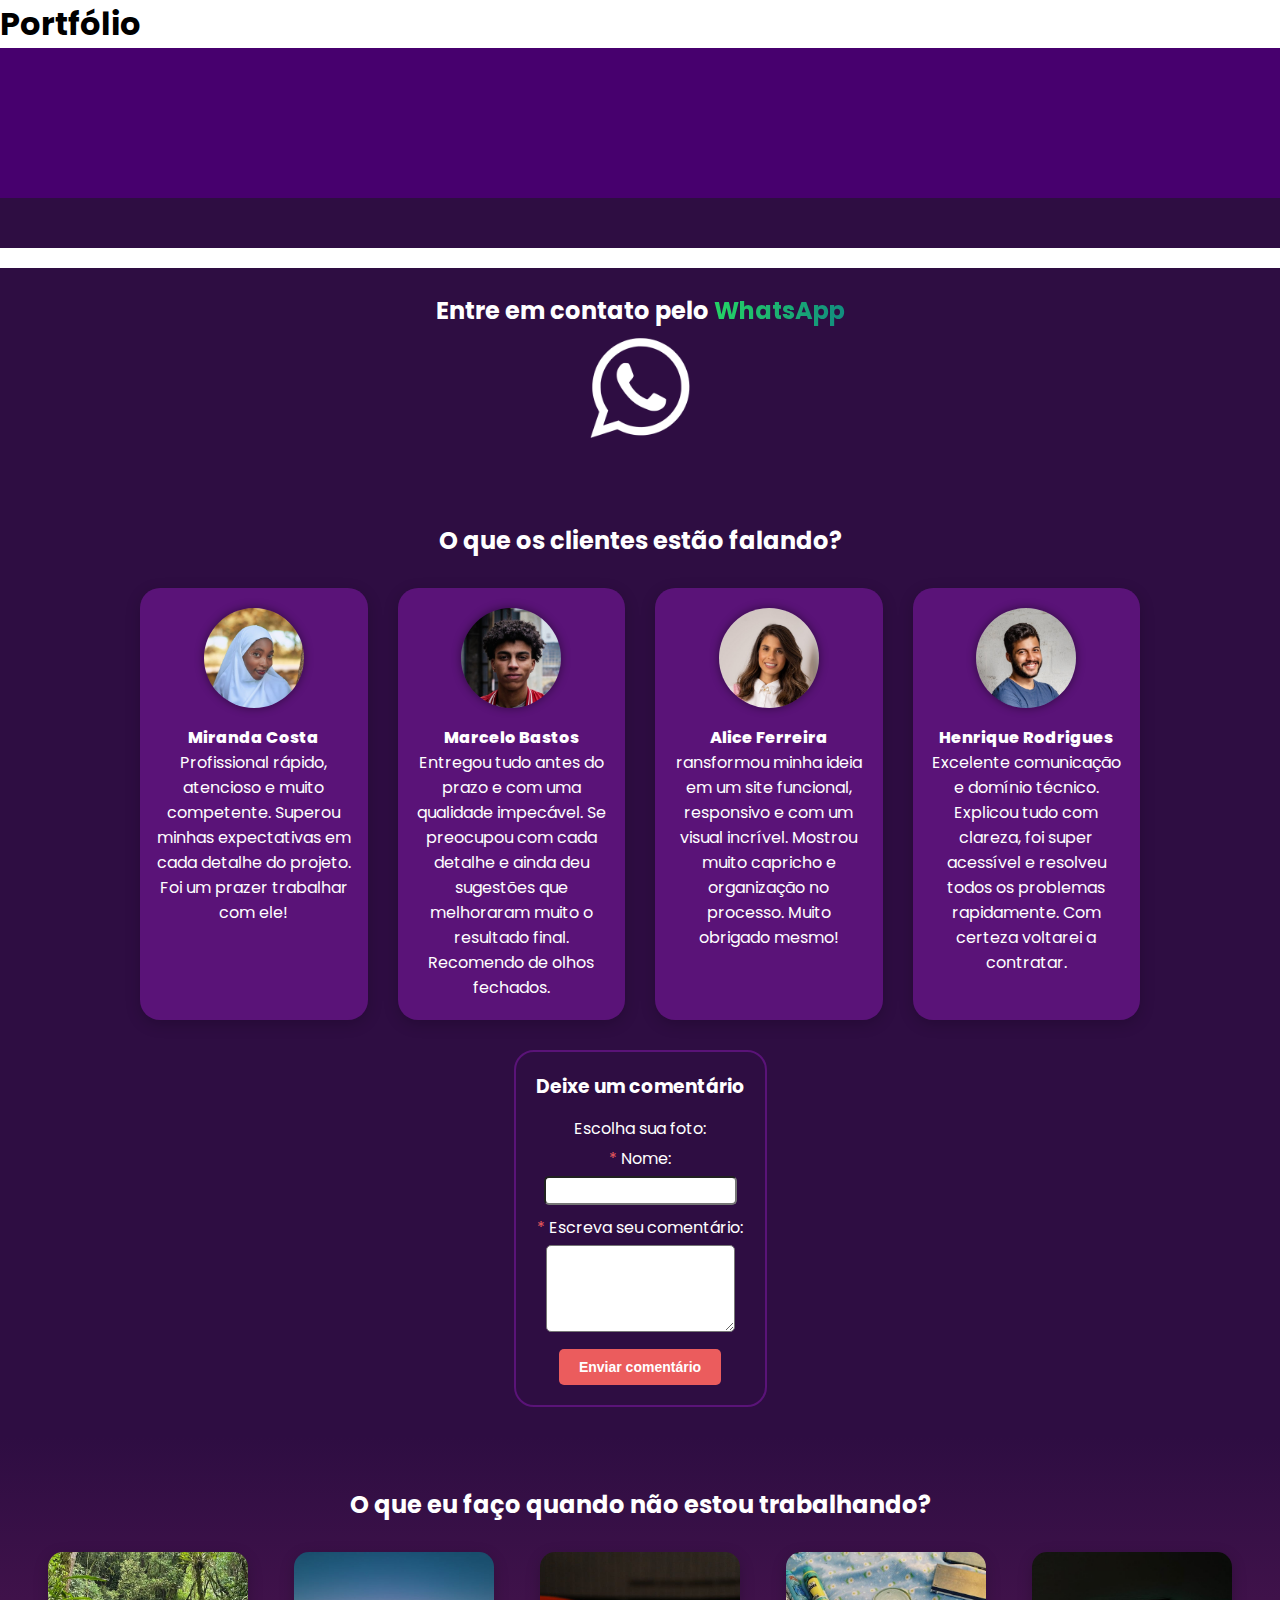
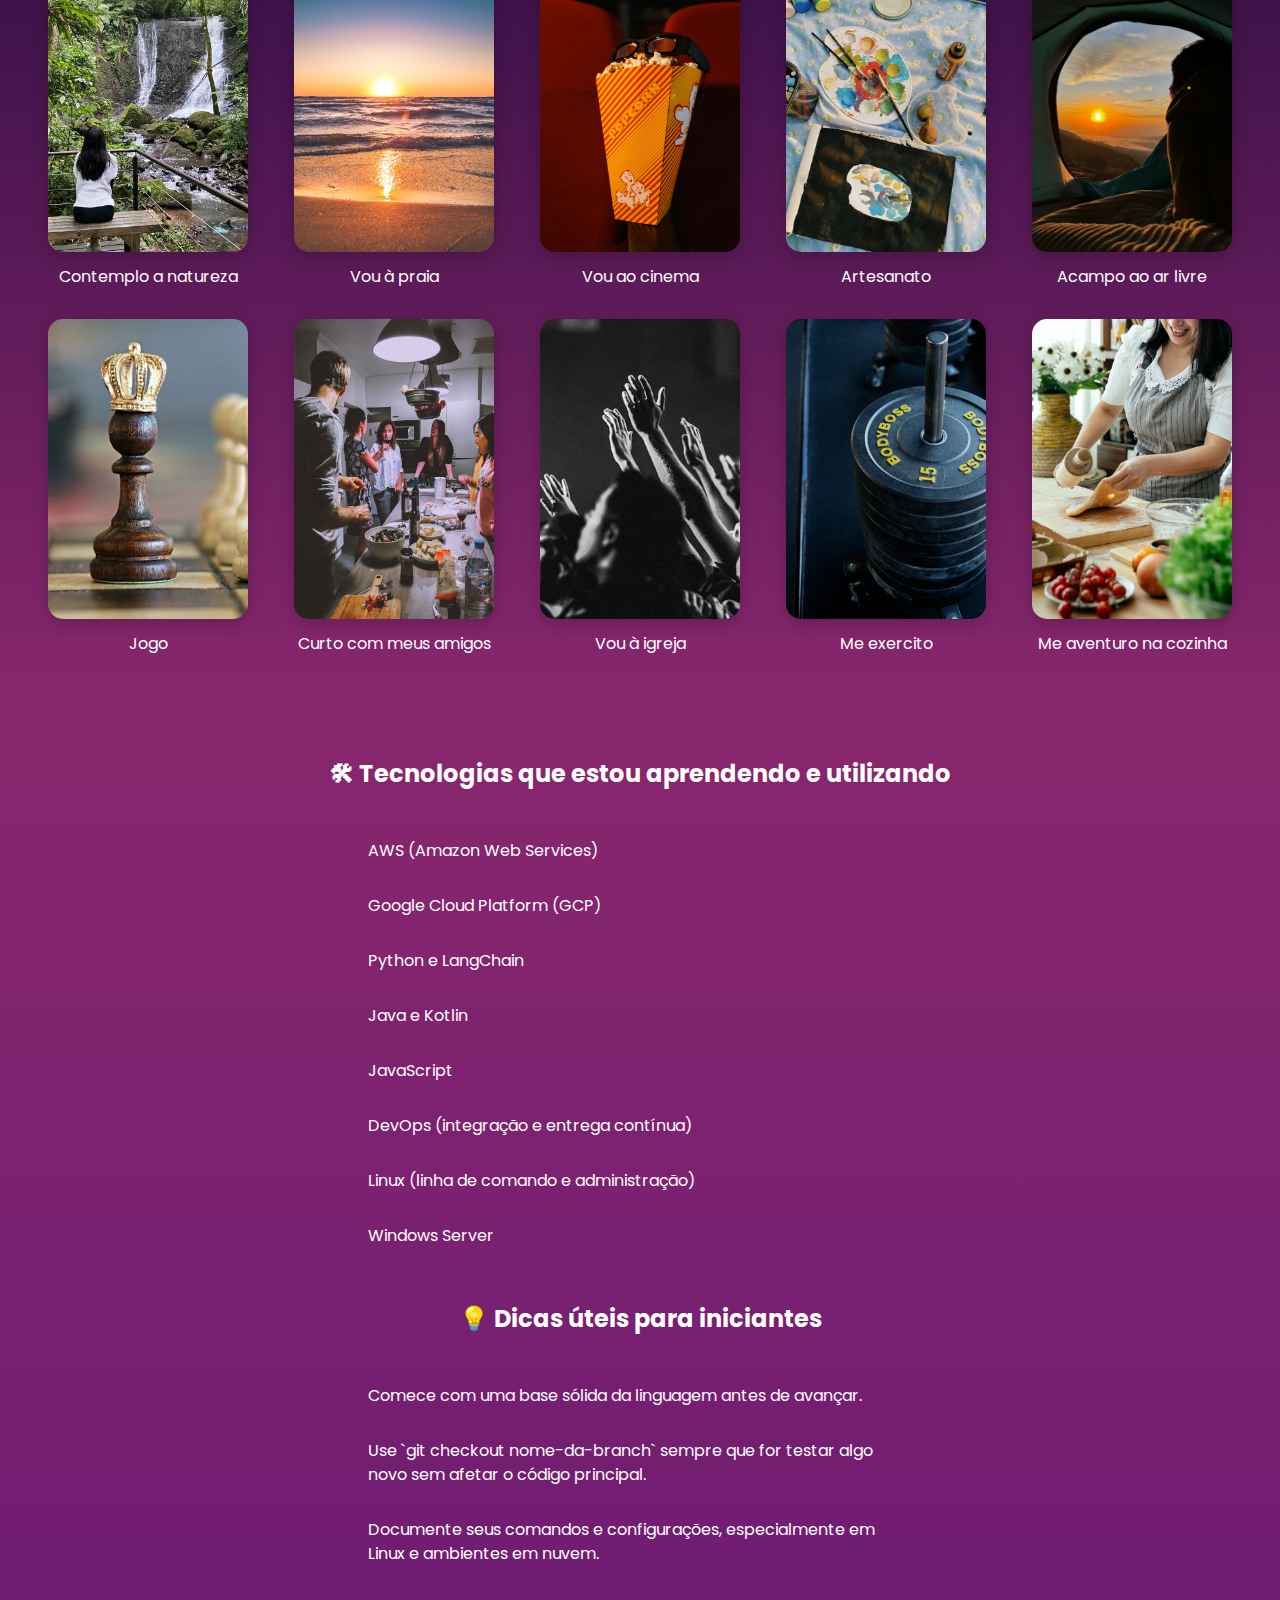
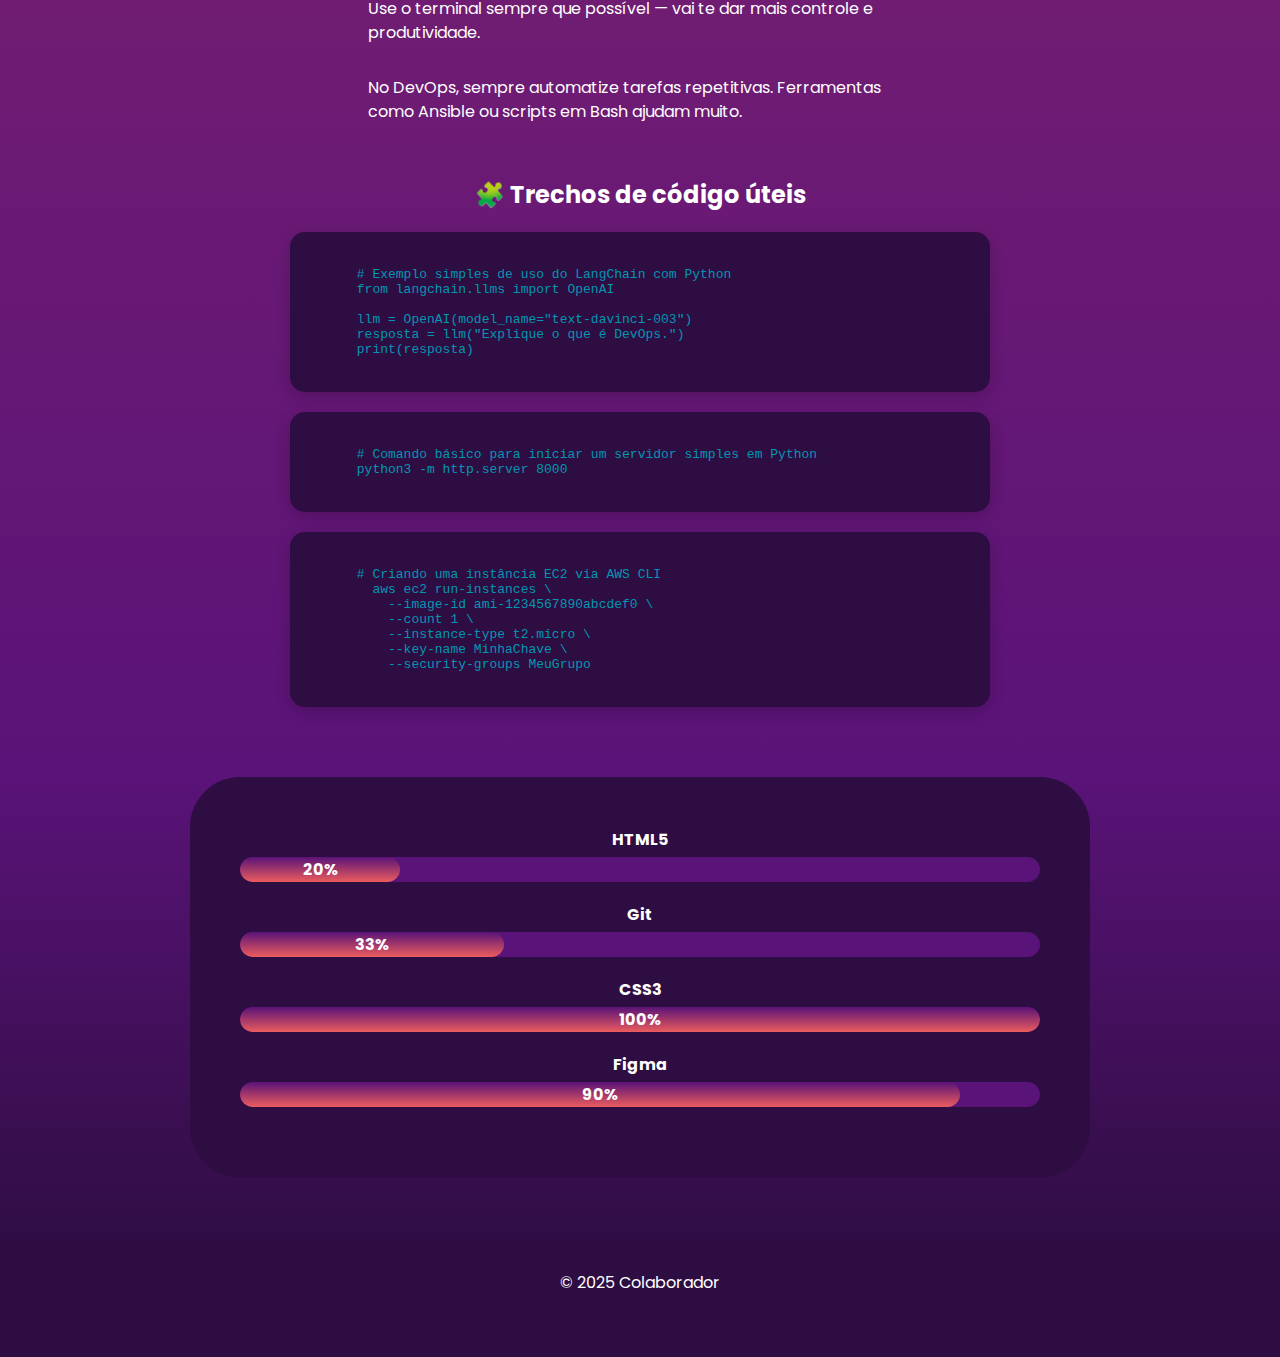
<file: index.html>
<!DOCTYPE html>
<html lang="pt=br">

<head>
  <meta charset="UTF-8">
  <meta name="viewport" content="width=device-width, initial-scale=1.0">
  <link rel="stylesheet" href="css/style.css">
  <title>Portfólio</title>
</head>

<body>
  <header>
    <h1>Portfólio</h1>
  </header>

  <section id="introducao"></section>

  <section id="historico"></section>

  <section id="interesses"></section>

  <section id="contato"></section>

  <section id="redessociais"></section>
 
  <section id="whatsapp-container">
    <a href="http://wa.me/558591111262" target="_blank" class="link-limpo">
      <h2> Entre em contato pelo <span class="texto-gradiente">WhatsApp</span></h2></a>
    <div id="whatsapp-link"> 
        <a href="http://wa.me/558591111262" target="_blank">
        <img src="assets/whatsap.png" alt=" Ícone do WhatsApp" height= "100" width= "100"> </a>
     </div>
  </section>
  
  <section class="depoimentos-container">
    <h2>O que os clientes estão falando?</h2>

    <div class="depoimentos encaixotado">
      <div>
        <img src="assets/cliente1.jpg" alt="cliente 1">
        <span>Miranda Costa</span>
        <p>Profissional rápido, atencioso e muito competente. Superou minhas expectativas em cada detalhe do projeto. Foi um prazer trabalhar com ele!</p>
      </div>

      <div>
        <img src="assets/cliente2.jpg" alt="cliente 2">
        <span>Marcelo Bastos</span>
        <p>Entregou tudo antes do prazo e com uma qualidade impecável. Se preocupou com cada detalhe e ainda deu sugestões que melhoraram muito o resultado final. Recomendo de olhos fechados.</p>
      </div>

      <div>
        <img src="assets/cliente3.jpg" alt="cliente 3">
        <span>Alice Ferreira</span>
        <p>ransformou minha ideia em um site funcional, responsivo e com um visual incrível. Mostrou muito capricho e organização no processo. Muito obrigado mesmo!</p>
      </div>

      <div>
        <img src="assets/cliente4.jpg" alt="cliente 4">
        <span>Henrique Rodrigues</span>
        <p>Excelente comunicação e domínio técnico. Explicou tudo com clareza, foi super acessível e resolveu todos os problemas rapidamente. Com certeza voltarei a contratar.</p>
      </div>
    </div>

<div class="comments-container">
  <h3>Deixe um comentário</h3>

  <form class="form-comentario" action="">
    <div class="campo-form">
      <label for="user-picture">Escolha sua foto:</label>
      <input type="file" name="user-picture" id="user-picture">
    </div>

    <div class="campo-form">
      <label for="name-comments"><span>*</span> Nome:</label>
      <input type="text" id="name-comments" name="name-comments" required>
    </div>

    <div class="campo-form">
      <label for="comment"><span>*</span> Escreva seu comentário:</label>
      <textarea name="comment" id="comment" rows="5" required></textarea>
    </div>

    <button type="submit" class="btn-enviar">Enviar comentário</button>
  </form>
</div>


  <section class="hobbies-container">
    <h2>O que eu faço quando não estou trabalhando?</h2>

    <div class="hobbies encaixotado">
      <div>
        <img src="assets/hobby1.jpeg" alt="hobby 1">
        <span>Contemplo a natureza</span>
      </div>

      <div>
        <img src="assets/hobby2.jpg" alt="hobby 2">
        <span>Vou à praia</span>
      </div>

      <div>
        <img src="assets/hobby3.jpg" alt="hobby 3">
        <span>Vou ao cinema</span>
      </div>
      <div>
        <img src="assets/hobby4.jpg" alt="hobby 4">
        <span>Artesanato</span>
      </div>

      <div>
        <img src="assets/hobby5.jpeg" alt="hobby 5">
        <span>Acampo ao ar livre</span>
      </div>

      <div>
        <img src="assets/hobby6.jpg" alt="hobby 6">
        <span>Jogo</span>
      </div>

      <div>
        <img src="assets/hobby7.jpg" alt="hobby 7">
        <span>Curto com meus amigos</span>
      </div>

      <div>
        <img src="assets/hobby8.jpg" alt="hobby 8">
        <span>Vou à igreja</span>
      </div>

      <div>
        <img src="assets/hobby9.jpg" alt="hobby 9">
        <span>Me exercito</span>
      </div>

      <div>
        <img src="assets/hobby10.jpg" alt="hobby 10">
        <span>Me aventuro na cozinha</span>
      </div>   
    </div>
  </section>

  <section id="aprendizado" class="aprendizado-container">
    <section id="tecnologias-aprendizado" class="aprendizado-tecnologias">
      <h2>🛠 Tecnologias que estou aprendendo e utilizando</h2>
      <ul id="lista-aprendizado" class="lista-aprendizado">
        <li>AWS (Amazon Web Services)</li>
        <li>Google Cloud Platform (GCP)</li>
        <li>Python e LangChain</li>
        <li>Java e Kotlin</li>
        <li>JavaScript</li>
        <li>DevOps (integração e entrega contínua)</li>
        <li>Linux (linha de comando e administração)</li>
        <li>Windows Server</li>
      </ul>
    </section>
    <section section id="dicas-aprendizado" class="aprendizado-dicas">
      <h2>💡 Dicas úteis para iniciantes</h2>
      <ul ul id="lista-dicas" class="lista-dicas">
        <li>Comece com uma base sólida da linguagem antes de avançar.</li>
        <li>Use `git checkout nome-da-branch` sempre que for testar algo novo sem afetar o código principal.</li>
        <li>Documente seus comandos e configurações, especialmente em Linux e ambientes em nuvem.</li>
        <li>Use o terminal sempre que possível — vai te dar mais controle e produtividade.</li>
        <li>No DevOps, sempre automatize tarefas repetitivas. Ferramentas como Ansible ou scripts em Bash ajudam muito.
        </li>
      </ul>
    </section>

    <section section id="trechos-codigo" class="aprendizado-codigo">
      <h2>🧩 Trechos de código úteis</h2>
      <pre id="codigo-langchain" class="codigo-exemplo"><code>
      # Exemplo simples de uso do LangChain com Python
      from langchain.llms import OpenAI

      llm = OpenAI(model_name="text-davinci-003")
      resposta = llm("Explique o que é DevOps.")
      print(resposta)
      </code></pre>

      <pre id="codigo-http-server" class="codigo-exemplo"><code>
      # Comando básico para iniciar um servidor simples em Python
      python3 -m http.server 8000
      </code></pre>

      <pre id="codigo-ec2-cli" class="codigo-exemplo"><code>
      # Criando uma instância EC2 via AWS CLI
        aws ec2 run-instances \
          --image-id ami-1234567890abcdef0 \
          --count 1 \
          --instance-type t2.micro \
          --key-name MinhaChave \
          --security-groups MeuGrupo
      </code></pre>
    </section>
<!-- Seção anterior termina aqui -->
</section>

<div class="fundo-cor4">
  <section id="progresso">
    <label class="habilidade">
      HTML5
      <div class="barra-progresso">
        <div class="progresso" style="width:20%">20%</div>
      </div>
    </label>

    <label class="habilidade">
      Git
      <div class="barra-progresso">
        <div class="progresso" style="width:33%">33%</div>
      </div>
    </label>

    <label class="habilidade">
      CSS3
      <div class="barra-progresso">
        <div class="progresso" style="width:100%">100%</div>
      </div>
    </label>

    <label class="habilidade">
      Figma
      <div class="barra-progresso">
        <div class="progresso" style="width:90%">90%</div>
      </div>
    </label>
  </section>
</div>

<footer class="rodape">
    <p>&copy; 2025 Colaborador</p>
  </footer>
</body>

</html>
</file>
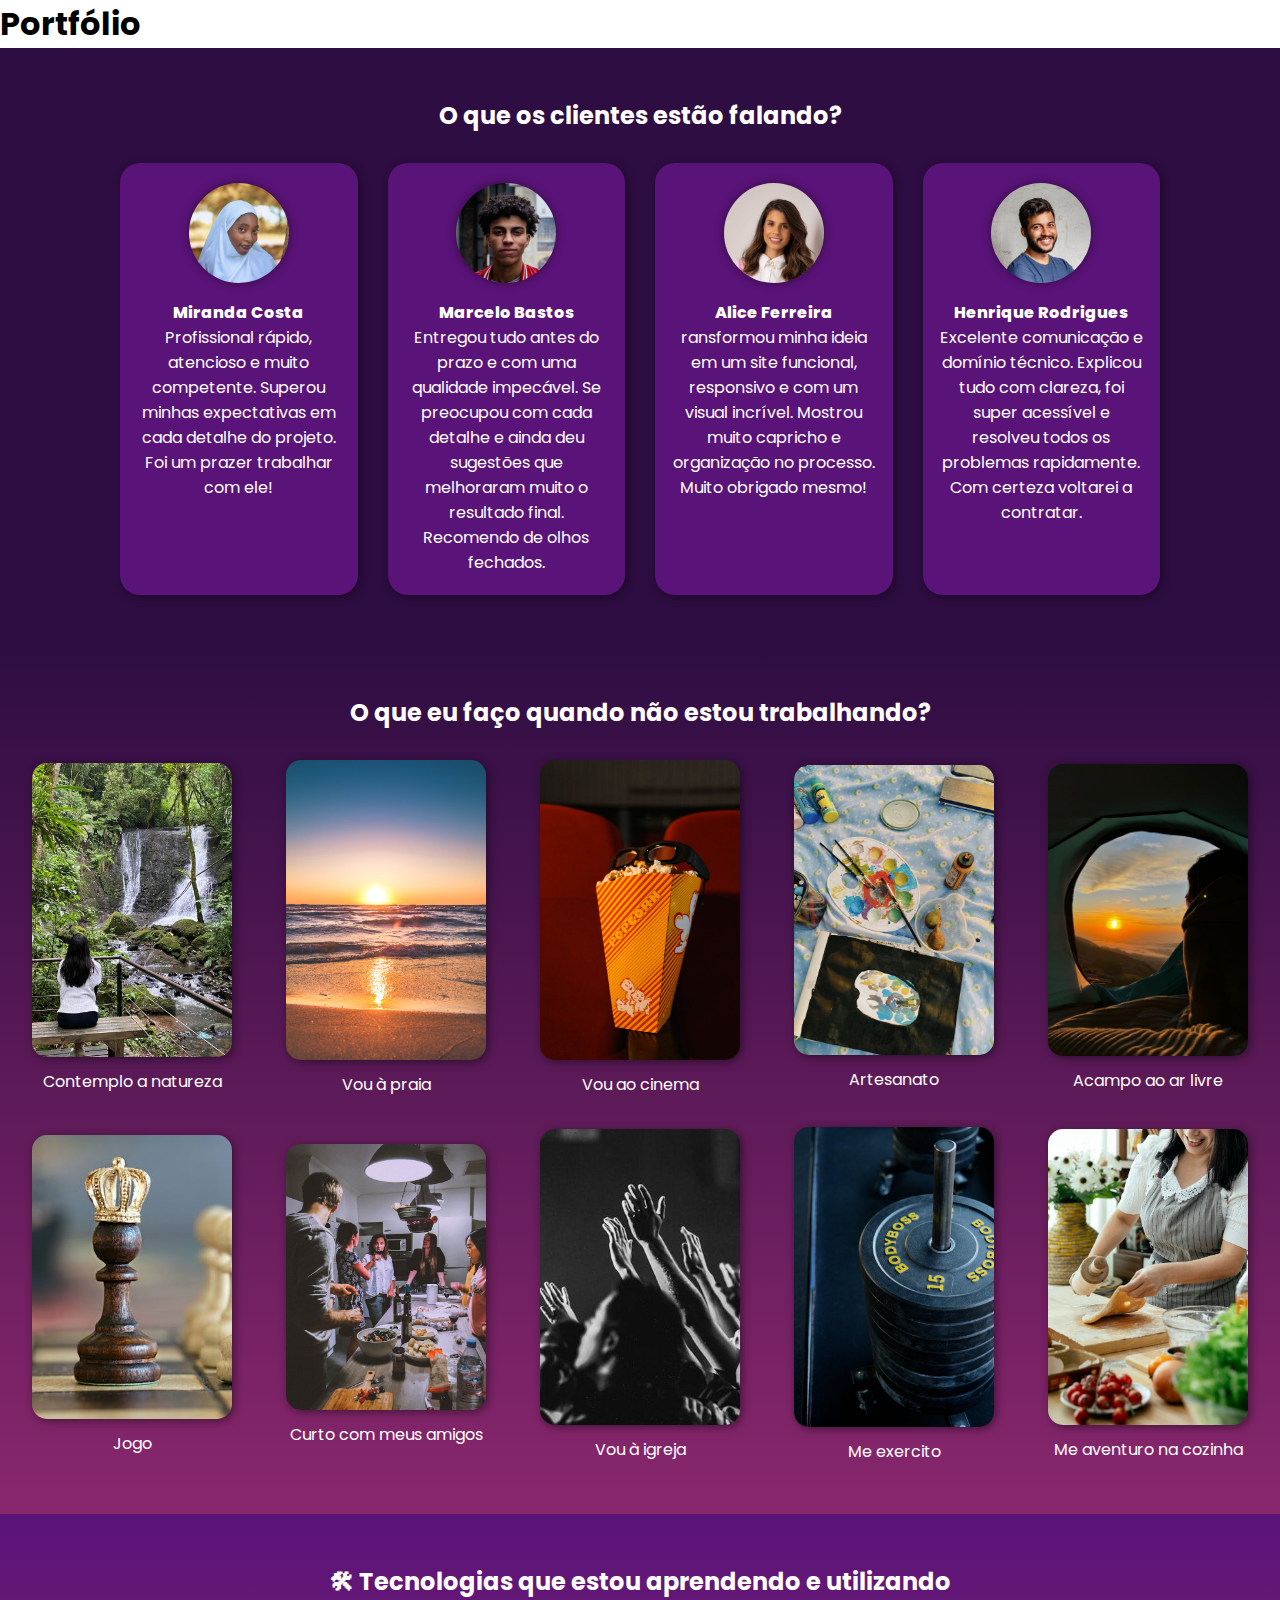
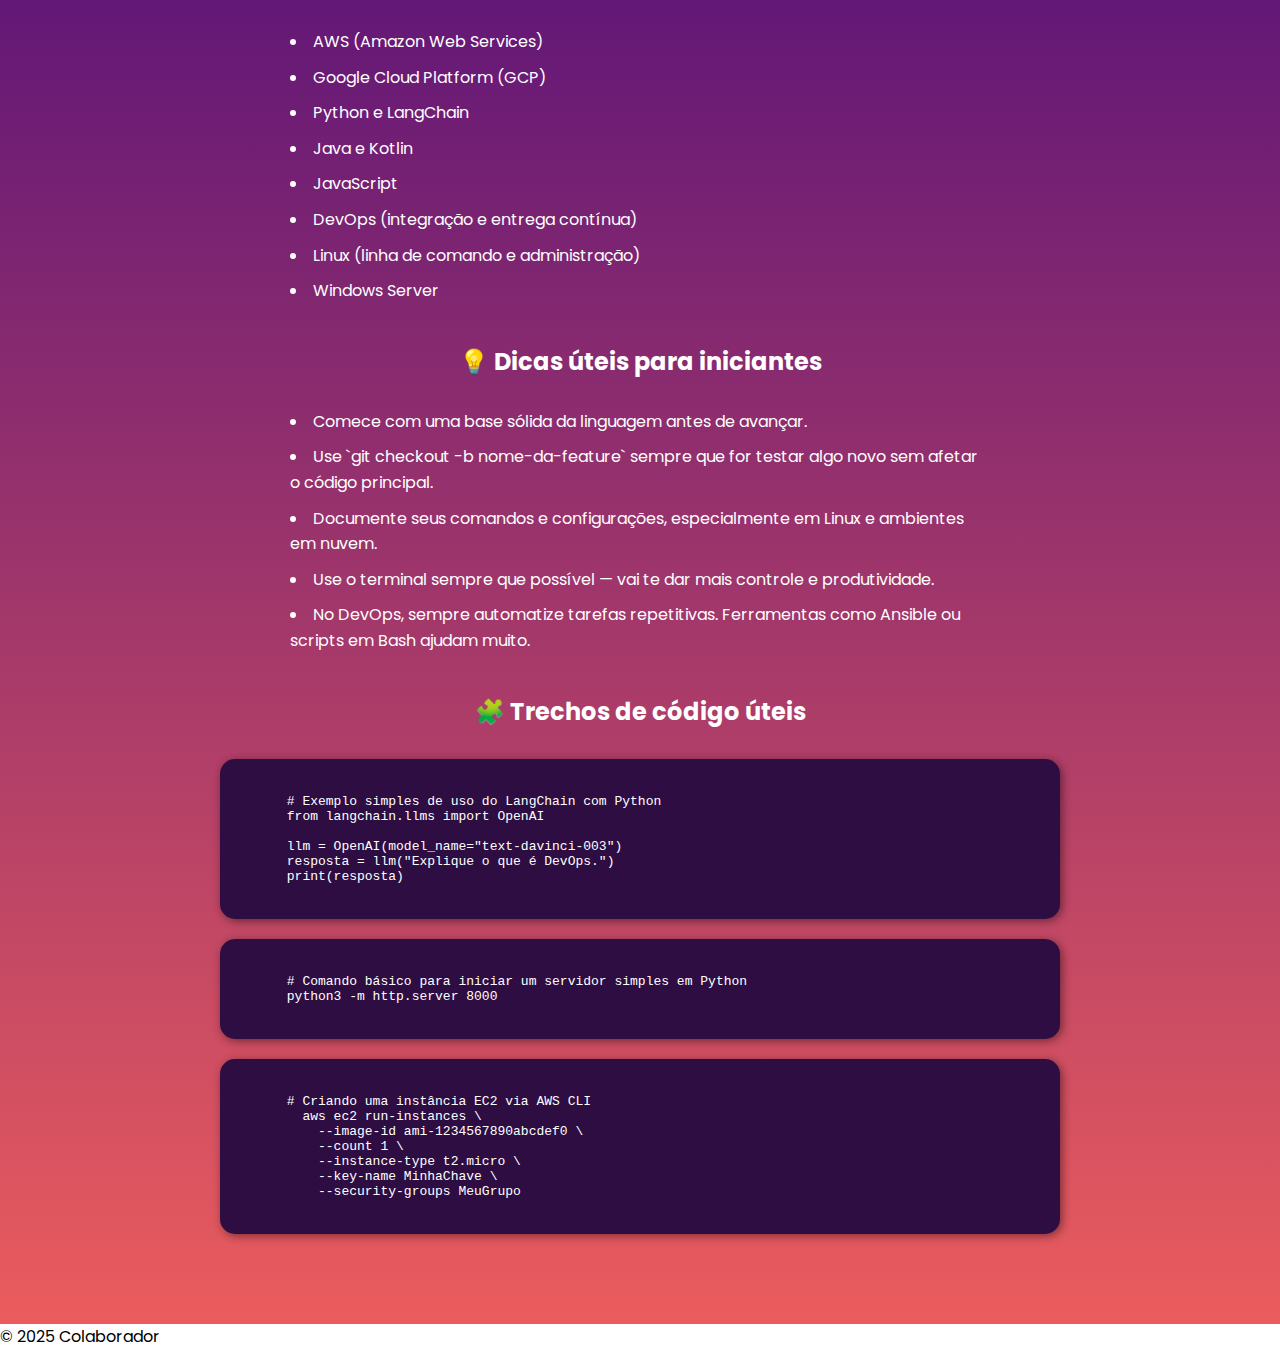
<file: principal/index.html>
<!DOCTYPE html>
<html lang="pt=br">

<head>
  <meta charset="UTF-8">
  <meta name="viewport" content="width=device-width, initial-scale=1.0">
  <link rel="stylesheet" href="css/style.css">
  <title>Portfólio</title>
</head>

<body>
  <header>
    <h1>Portfólio</h1>
  </header>

  <section id="introducao"></section>

  <section id="historico"></section>

  <section id="interesses"></section>

  <section id="contato"></section>

  <section id="redessociais"></section>

  
  <section class="depoimentos-container">
    <h2>O que os clientes estão falando?</h2>

    <div class="depoimentos">
      <div>
        <img src="assets/cliente1.jpg" alt="cliente 1">
        <span>Miranda Costa</span>
        <p>Profissional rápido, atencioso e muito competente. Superou minhas expectativas em cada detalhe do projeto. Foi um prazer trabalhar com ele!</p>
      </div>

      <div>
        <img src="assets/cliente2.jpg" alt="cliente 2">
        <span>Marcelo Bastos</span>
        <p>Entregou tudo antes do prazo e com uma qualidade impecável. Se preocupou com cada detalhe e ainda deu sugestões que melhoraram muito o resultado final. Recomendo de olhos fechados.</p>
      </div>

      <div>
        <img src="assets/cliente3.jpg" alt="cliente 3">
        <span>Alice Ferreira</span>
        <p>ransformou minha ideia em um site funcional, responsivo e com um visual incrível. Mostrou muito capricho e organização no processo. Muito obrigado mesmo!</p>
      </div>

      <div>
        <img src="assets/cliente4.jpg" alt="cliente 4">
        <span>Henrique Rodrigues</span>
        <p>Excelente comunicação e domínio técnico. Explicou tudo com clareza, foi super acessível e resolveu todos os problemas rapidamente. Com certeza voltarei a contratar.</p>
      </div>
    </div>
  </section>

  <section class="hobbies-container">
    <h2>O que eu faço quando não estou trabalhando?</h2>

    <div class="hobbies">
      <div>
        <img src="assets/hobby1.jpeg" alt="hobby 1">
        <span>Contemplo a natureza</span>
      </div>

      <div>
        <img src="assets/hobby2.jpg" alt="hobby 2">
        <span>Vou à praia</span>
      </div>

      <div>
        <img src="assets/hobby3.jpg" alt="hobby 3">
        <span>Vou ao cinema</span>
      </div>
      <div>
        <img src="assets/hobby4.jpg" alt="hobby 4">
        <span>Artesanato</span>
      </div>

      <div>
        <img src="assets/hobby5.jpeg" alt="hobby 5">
        <span>Acampo ao ar livre</span>
      </div>

      <div>
        <img src="assets/hobby6.jpg" alt="hobby 6">
        <span>Jogo</span>
      </div>

      <div>
        <img src="assets/hobby7.jpg" alt="hobby 7">
        <span>Curto com meus amigos</span>
      </div>

      <div>
        <img src="assets/hobby8.jpg" alt="hobby 8">
        <span>Vou à igreja</span>
      </div>

      <div>
        <img src="assets/hobby9.jpg" alt="hobby 9">
        <span>Me exercito</span>
      </div>

      <div>
        <img src="assets/hobby10.jpg" alt="hobby 10">
        <span>Me aventuro na cozinha</span>
      </div>   
    </div>
  </section>

  <section id="aprendizado" class="aprendizado-container">
    <section id="tecnologias-aprendizado" class="aprendizado-tecnologias">
      <h2>🛠 Tecnologias que estou aprendendo e utilizando</h2>
      <ul id="lista-aprendizado" class="lista-aprendizado">
        <li>AWS (Amazon Web Services)</li>
        <li>Google Cloud Platform (GCP)</li>
        <li>Python e LangChain</li>
        <li>Java e Kotlin</li>
        <li>JavaScript</li>
        <li>DevOps (integração e entrega contínua)</li>
        <li>Linux (linha de comando e administração)</li>
        <li>Windows Server</li>
      </ul>
    </section>
    <section section id="dicas-aprendizado" class="aprendizado-dicas">
      <h2>💡 Dicas úteis para iniciantes</h2>
      <ul ul id="lista-dicas" class="lista-dicas">
        <li>Comece com uma base sólida da linguagem antes de avançar.</li>
        <li>Use `git checkout -b nome-da-feature` sempre que for testar algo novo sem afetar o código principal.</li>
        <li>Documente seus comandos e configurações, especialmente em Linux e ambientes em nuvem.</li>
        <li>Use o terminal sempre que possível — vai te dar mais controle e produtividade.</li>
        <li>No DevOps, sempre automatize tarefas repetitivas. Ferramentas como Ansible ou scripts em Bash ajudam muito.
        </li>
      </ul>
    </section>

    <section section id="trechos-codigo" class="aprendizado-codigo">
      <h2>🧩 Trechos de código úteis</h2>
      <pre id="codigo-langchain" class="codigo-exemplo"><code>
      # Exemplo simples de uso do LangChain com Python
      from langchain.llms import OpenAI

      llm = OpenAI(model_name="text-davinci-003")
      resposta = llm("Explique o que é DevOps.")
      print(resposta)
      </code></pre>

      <pre id="codigo-http-server" class="codigo-exemplo"><code>
      # Comando básico para iniciar um servidor simples em Python
      python3 -m http.server 8000
      </code></pre>

      <pre id="codigo-ec2-cli" class="codigo-exemplo"><code>
      # Criando uma instância EC2 via AWS CLI
        aws ec2 run-instances \
          --image-id ami-1234567890abcdef0 \
          --count 1 \
          --instance-type t2.micro \
          --key-name MinhaChave \
          --security-groups MeuGrupo
      </code></pre>
    </section>
  </section>


  <footer>
    <p>&copy; 2025 Colaborador</p>
  </footer>
</body>

</html>
</file>
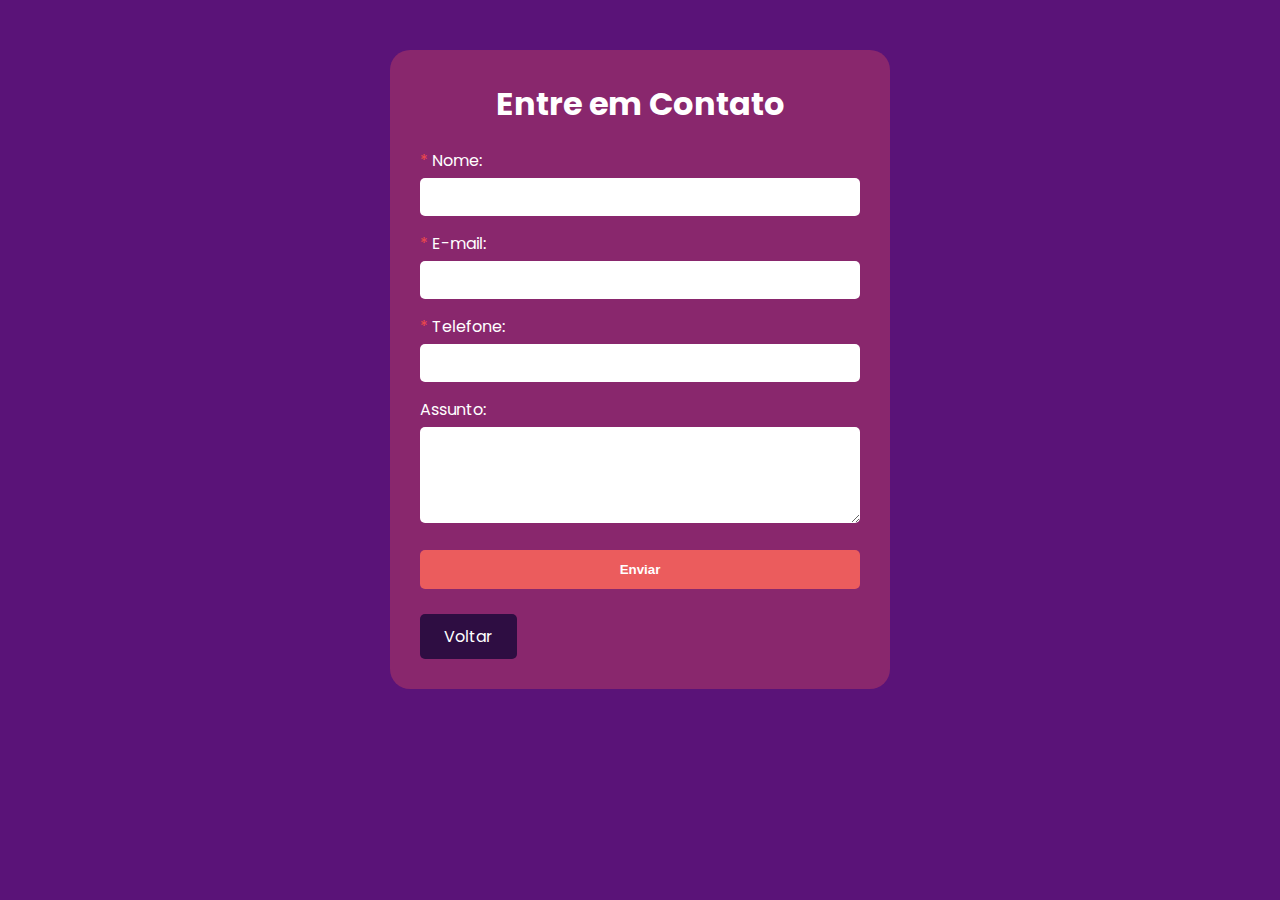
<file: form.html>
<!DOCTYPE html>
<html lang="pt-BR">

<head>
    <meta charset="UTF-8">
    <meta name="viewport" content="width=device-width, initial-scale=1.0">
    <link rel="stylesheet" href="css/style.css">
    <link rel="shortcut icon" href="assets/favicon.ico" type="image/x-icon">
    <title>Formulário</title>
</head>

<body id="form-contato">
    <div class="formulario-contato">
        <h1>Entre em Contato</h1>
        <form action="#" method="POST">
            <label for="nome"><span>*</span> Nome:</label>
            <input type="text" id="name" name="nome" required>

            <label for="email"><span>*</span> E-mail:</label>
            <input type="email" id="email" name="email" required>

            <label for="telefone"><span>*</span> Telefone:</label>
            <input type="tel" id="telefone" name="telefone" required>

            <label for="assunto">Assunto:</label>
            <textarea id="assunto" name="assunto" rows="4" required></textarea>

            <button type="submit">Enviar</button>
        </form>
        <br>
        <a class="voltar" href="index.html">Voltar</a>
    </div>
</body>
</file>
<file: css/style.css>
@import url("https://fonts.googleapis.com/css2?family=Poppins:wght@400;700&display=swap");

* {
  box-sizing: border-box;
  margin: 0;
  padding: 0;
}

:root {
  --cor1: #2e0d42;
  --cor2: #5a1378;
  --cor3: #89276d;
  --cor4: #eb5c5d;
  --shadow: 0 4px 15px rgba(0, 0, 0, 0.2);
}

body {
  font-family: "Poppins";
}

main {
  margin-top: 75px;
}

.menu-fixo {
  position: fixed;
  top: 0;
  left: 0;
  width: 100%;
  background-color: var(--cor1);
  z-index: 1000;
  display: flex;
  justify-content: space-between;
  padding: 15px 30px;
  color: #fff;
  box-shadow: var(--shadow);
  transition: background-color 0.4s ease;
}

.encaixotado {
  max-width: 1200px;
  margin: auto;
}

.depoimentos-container {
  background-color: var(--cor1);
}

.depoimentos-container,
.hobbies-container {
  color: #fff;
  padding: 50px 0;
  text-align: center;
}

.depoimentos-container h2,
.hobbies-container h2 {
  margin-bottom: 30px;
}

.depoimentos {
  padding: 0 100px;
  display: flex;
  justify-content: space-between;
  gap: 30px;
  text-align: center;
}

.depoimentos div {
  background-color: var(--cor2);
  width: 300px;
  padding: 20px 15px;
  border-radius: 20px;
  box-shadow: var(--shadow);
  transition: all 0.5s ease;
  cursor: pointer;
}

.depoimentos div:hover {
  transform: scale(1.1);
  background-image: linear-gradient(0deg, var(--cor3), var(--cor2));
}

.depoimentos img {
  width: 100px;
  border-radius: 50%;
  box-shadow: 0px 0px 10px rgba(0, 0, 0, 0.457);
  margin-bottom: 10px;
}

.depoimentos span {
  display: block;
  font-weight: 800;
}

.comments-container {
  margin-top: 30px;
  border: 2px solid var(--cor2);
  padding: 20px;
  width: fit-content;
  margin: 30px auto;
  border-radius: 20px;
}

.comments-container h3 {
  margin-bottom: 15px;
}

.comments-container div label {
  display: block;
  margin-bottom: 5px;
}

.campo-form input[type='file']{
  display: none;
}

.campo-form #foto{
  background-color: #a41db1;
  border-radius: 5px;
  color: #fff;
  cursor: pointer;
  margin: 10px;
  padding: 4px 18px
  
}

#foto:hover{
  background-color: var(--cor3);
}

.comments-container div label span {
  color: var(--cor4);
}

.comments-container div input,
.comments-container div textarea {
  padding: 5px 6px;
  margin-bottom: 10px;
  border-radius: 5px;
}

.comments-container button {
  background-color: var(--cor4);
  color: #fff;
  font-weight: bold;
  font-size: 14px;
  padding: 10px 20px;
  border: none;
  border-radius: 5px;
  cursor: pointer;
  transition: all 0.3s ease;
}

.btn-enviar:hover {
  background-color: var(--cor3);
}

.comments-container button:hover {
  transform: scale(1.1);
}

.hobbies-container {
  background-image: linear-gradient(180deg, var(--cor1), var(--cor3));
}

.hobbies-container img {
  width: 200px;
  height: 300px;
}

.hobbies {
  display: grid;
  grid-template-columns: repeat(5, 1fr);
  align-items: center;
  gap: 30px;
}

@media (max-width: 768px) {
  .hobbies {
    grid-template-columns: repeat(2, 1fr);
  }
}
@media (max-width: 480px) {
  .hobbies {
    grid-template-columns: 1fr;
  }
}

.hobbies div {
  transition: transform 0.5s ease;
  cursor: pointer;
}

.hobbies div:hover {
  transform: scale(1.1);
  font-weight: 800;
}

.hobbies span {
  display: block;
}

.hobbies img {
  width: 200px;
  border-radius: 15px;
  box-shadow: var(--shadow);
  margin-bottom: 5px;
}

.aprendizado-container {
  background-image: linear-gradient(180deg, var(--cor3), var(--cor2));
  color: #fff;
  padding: 50px 0;
  text-align: center;
}

.aprendizado-container > section {
  margin-bottom: 20px;
}

.aprendizado-container h2 {
  margin-bottom: 20px;
  text-align: center;
}

.lista-aprendizado,
.lista-dicas {
  list-style: inside disc;
  max-width: 600px;
  margin: 0 auto;
  line-height: 1.6;
  text-align: left;
}

.lista-aprendizado li,
.lista-dicas li {
  margin-bottom: 5px;
}

pre.codigo-exemplo {
  background-color: var(--cor1);
  color: #0296b1;
  padding: 20px;
  border-radius: 15px;
  box-shadow: var(--shadow);
  max-width: 700px;
  margin: 0 auto 20px;
  overflow-x: auto;
  text-align: left;
}

pre.codigo-exemplo span {
  color: white;
}

.aprendizado-tecnologias .lista-aprendizado,
.aprendizado-dicas .lista-dicas {
  display: grid;
  grid-template-columns: 1fr;
  gap: 10px;
}

.lista-aprendizado li,
.lista-dicas li {
  transition: transform 0.2s ease, all 0.2s ease;
  padding: 8px;
  border-radius: 8px;
}

.lista-aprendizado li:hover,
.lista-dicas li:hover {
  transform: translateX(5px);
  background: rgba(255, 255, 255, 0.1);
}

#whatsapp-container {
  background-color: #2e0d42;
  color: #fff;
  padding: 25px 0;
  text-align: center;
}

#whatsapp-link {
  padding: 10px;
  display: flex;
  justify-content: center;
  align-items: center;
  height: 120px;
  width: 120px;
  margin: 0 auto;
  overflow: hidden;
}

#whatsapp-link a img {
  transition: transform 0.3s ease, filter 0.3s ease;
  display: block;
}

#whatsapp-link a:hover img {
  transform: scale(1.1);
  filter: brightness(1.2);
}

.texto-gradiente {
  background: linear-gradient(90deg, #25d366, #128c7e);
  -webkit-background-clip: text;
  -webkit-text-fill-color: transparent;
  background-clip: text;
  font-weight: bold;
  transition: transform 0.3s ease, filter 0.3s ease;
  display: inline-block;
}

.texto-gradiente:hover {
  filter: brightness(1.2);
  cursor: pointer;
}

.link-limpo {
  text-decoration: none;
  color: inherit;
}

.link-limpo:hover {
  filter: brightness(1.2);
}

footer {
  display: flex;
  justify-content: center;
  align-items: center;
  width: 100%;
  height: 50px;
  background-color: var(--cor1);
  padding: 10px 0;
  color: #fff;
}

#progresso {
  max-width: 900px;
  margin: 0 auto;
  padding: 50px;
  background-color: #2e0d42;
  border-radius: 50px;
  margin-bottom: 0px;
}

#progresso h2 {
  margin-bottom: 20px;
  color: #fff;
}

.habilidade {
  display: block;
  margin-bottom: 20px;
  font-weight: bold;
  color: #fff;
}

.barra-progresso {
  background: var(--cor2);
  border-radius: 25px;
  overflow: hidden;
  margin-top: 5px;
}

.progresso {
  background: var(--cor4);
  height: 25px;
  line-height: 25px;
  color: #fff;
  text-align: center;
  border-radius: 25px;
  background-image: linear-gradient(180deg, var(--cor2), var(--cor4));
}

#introducao {
  background-color: #47006e;
  color: #fff;
  padding: 25px 0;
  text-align: center;
}

#introducao p {
  margin: 22px;
  text-align: justify;
}

#historico {
  background-color: #47006e;
  color: #fff;
  padding: 25px 0;
  text-align: center;
}

#interesses {
  background-color: #47006e;
  color: #fff;
  padding: 25px 0;
  text-align: center;
}

#interesses ul {
  text-align: justify;
}

#contato {
  background-color: #2e0d42;
  color: #fff;
  padding: 25px 0;
  text-align: center;
}

#redessociais {
  background-color: #2e0d42;
  color: #fff;
  text-align: center;
}

#redessociais {
  text-align: center;
  margin-top: 20px;
}

#redessociais a {
  display: inline-block;
  margin: 0 2px;
  transition: transform 0.3s ease, filter 0.3s ease;
  text-decoration: none;
}

#redessociais a:hover {
  transform: scale(1.2);
  filter: brightness(1.2);
}

.perfil {
  background-color: #2e0d42;
  text-align: center;
  padding: 10vw;
}

.foto-perfil {
  text-align: center;
  width: 200px;
  height: 200px;
  border-radius: 50%;
  object-fit: cover;
  border: 2px solid #d8b4fc;
  /* opcional: borda */
}

.informacoes h2 {
  text-align: center;
  margin: 0;
  font-size: 30px;
  color: #fff;
}

.informacoes p {
  text-align: center;
  margin: 5px 0 0;
  font-size: 23px;
  color: #cba9d0;
}

#historico ul {
  padding-left: 20px;
  margin: 0;
  list-style-type: disc;
}

#historico li {
  margin-bottom: 10px;
  line-height: 1.5;
  text-align: justify;
}

.conteudo-dividido {
  background-color: #2e0d42;
  display: flex;
  flex-wrap: wrap;
  gap: 30px;
  justify-content: center;
  padding: 100px;
}

.card {
  background-color: white;
  border-radius: 20px;
  width: 25%;
  transition: all 0.5s ease;
  cursor: pointer;
}

.card:hover {
  transform: scale(1.1);
  box-shadow: 0 8px 20px rgba(0, 0, 0, 0.15);
  background-image: linear-gradient(180deg, var(--cor2), var(--cor3));
}

ul {
  padding-left: 20px;
  padding: 20px;
}

li {
  margin-bottom: 10px;
  line-height: 1.5;
  list-style-type: none;
}

#form-contato {
  background: var(--cor2);
}

.formulario-contato {
  max-width: 500px;
  margin: 50px auto;
  background-color: var(--cor3);
  padding: 30px;
  border-radius: 20px;
}

.formulario-contato span{
  color: #ef4a4a;
}

.formulario-contato h1 {
  color: #ffffff;
  text-align: center;
  margin-bottom: 20px;
}

.formulario-contato form label {
  color: #ffffff;
  display: block;
  margin-top: 15px;
  margin-bottom: 5px;
}

.formulario-contato form input,
.formulario-contato form textarea {
  width: 100%;
  padding: 10px;
  border: none;
  border-radius: 5px;
  font-size: 16px;
}

.formulario-contato form button {
  margin-top: 20px;
  width: 100%;
  padding: 12px;
  background-color: var(--cor4);
  color: #ffffff;
  font-weight: bold;
  border: none;
  border-radius: 5px;
  cursor: pointer;
  transition: background-color 0.3s ease;
}

.formulario-contato form button:hover {
  background-color: var(--cor2);
}

.voltar  {
  display: inline-block;
  padding: 10px 24px;
  background-color: var(--cor1);
  color: #fff;
  text-decoration: none;
  border-radius: 5px;
}

.voltar:hover{
  background-color: var(--cor2);
}

.botao-contato {
  display: inline-block;
  padding: 18px 24px;
  background-color: #ef4a4a;
  color: #ffffff;
  text-decoration: none;
  font-weight: bold;
  border-radius: 5px;
}

.botao-contato:hover {
  background-color: #f18a8a;
}

.menu{
  display: inline-block;
  padding: 10px 15px;
  background-color: transparent;
  color: rgba(255, 255, 255, 0.8);
  text-decoration: none;
  font-weight: 600;
  border-radius: 0;
  transition: color 0.3s ease, border-bottom 0.3s ease;
  border-bottom: 2px solid transparent;
}

.menu:hover {
  color: #ffd700; /* ou outra cor de destaque */
  border-bottom: 2px solid #ffd700;
}

.fundo-cor4 {
  background-image: linear-gradient(var(--cor2), var(--cor1));
  padding-bottom: 80px;
}
</file>
<file: principal/css/style.css>
@import url('https://fonts.googleapis.com/css2?family=Berkshire+Swash&family=Josefin+Sans:ital,wght@0,100..700;1,100..700&family=Poppins:ital,wght@0,100;0,200;0,300;0,400;0,500;0,600;0,700;0,800;0,900;1,100;1,200;1,300;1,400;1,500;1,600;1,700;1,800;1,900&display=swap');

*{
    margin: 0;
    padding: 0;
}

:root{
    --cor1: #2E0D42;
    --cor2: #5a1378;
    --cor3: #89276d;
    --cor4: #eb5c5d;
    --shadow: 2px 2px 10px rgba(0, 0, 0, 0.457);
}

body{
    font-family: 'Poppins';
}

.depoimentos-container{
    background-color: var(--cor1);
}

.depoimentos-container, .hobbies-container{
    color: #FFF;
    padding: 50px 20px;
    text-align: center;
}

.depoimentos-container h2, .hobbies-container h2{
    margin-bottom: 30px;
}

.depoimentos{
    padding: 0 100px;
    display: flex;
    justify-content: space-between;
    gap: 30px;
    text-align: center;
}

.depoimentos div{
    background-color: var(--cor2);
    width: 300px;
    padding: 20px 15px;
    border-radius: 20px;
    box-shadow: var(--shadow);
    transition: all .5s ease;
    cursor: pointer;
}

.depoimentos div:hover{
    transform: scale(1.1);
    background-image: linear-gradient(0deg, var(--cor3), var(--cor2));
}

.depoimentos img{
    width: 100px;
    border-radius: 50%;
    box-shadow: 0px 0px 10px rgba(0, 0, 0, 0.457);
    margin-bottom: 10px;
}

.depoimentos span{
    display: block;
    font-weight: 800;
}

.hobbies-container{
    background-image: linear-gradient(180deg, var(--cor1), var(--cor3));
}

.hobbies{
    display: grid;
    grid-template-columns: repeat(5, 1fr);
    align-items: center;
    gap: 30px;
}

.hobbies div{
    transition: transform .5s ease;
    cursor: pointer;
}

.hobbies div:hover{
    transform: scale(1.1);
    font-weight: 800;
}

.hobbies span{
    display: block;
}

.hobbies img{
    width: 200px;
    border-radius: 15px;
    box-shadow: var(--shadow);
    margin-bottom: 5px;
}

/* container geral de aprendizagem */
.aprendizado-container {
  background-image: linear-gradient(180deg, var(--cor2), var(--cor4));
  color: #FFF;
  padding: 50px 20px;
  text-align: center;
}

/* espaçamento entre blocos internos */
.aprendizado-container > section {
  margin-bottom: 40px;
}

/* títulos das subseções */
.aprendizado-container h2 {
  margin-bottom: 30px;
}

/* listas de tecnologias e de dicas */
.lista-aprendizado,
.lista-dicas {
  list-style: inside disc;
  max-width: 700px;
  margin: 0 auto;
  line-height: 1.6;
  text-align: left;
}

.lista-aprendizado li,
.lista-dicas li {
  margin-bottom: 10px;
}

/* blocos de código */
pre.codigo-exemplo {
  background-color: var(--cor1);
  color: #FFF;
  padding: 20px;
  border-radius: 15px;
  box-shadow: var(--shadow);
  max-width: 800px;
  margin: 0 auto 20px;
  overflow-x: auto;
  text-align: left;
}
</file>
